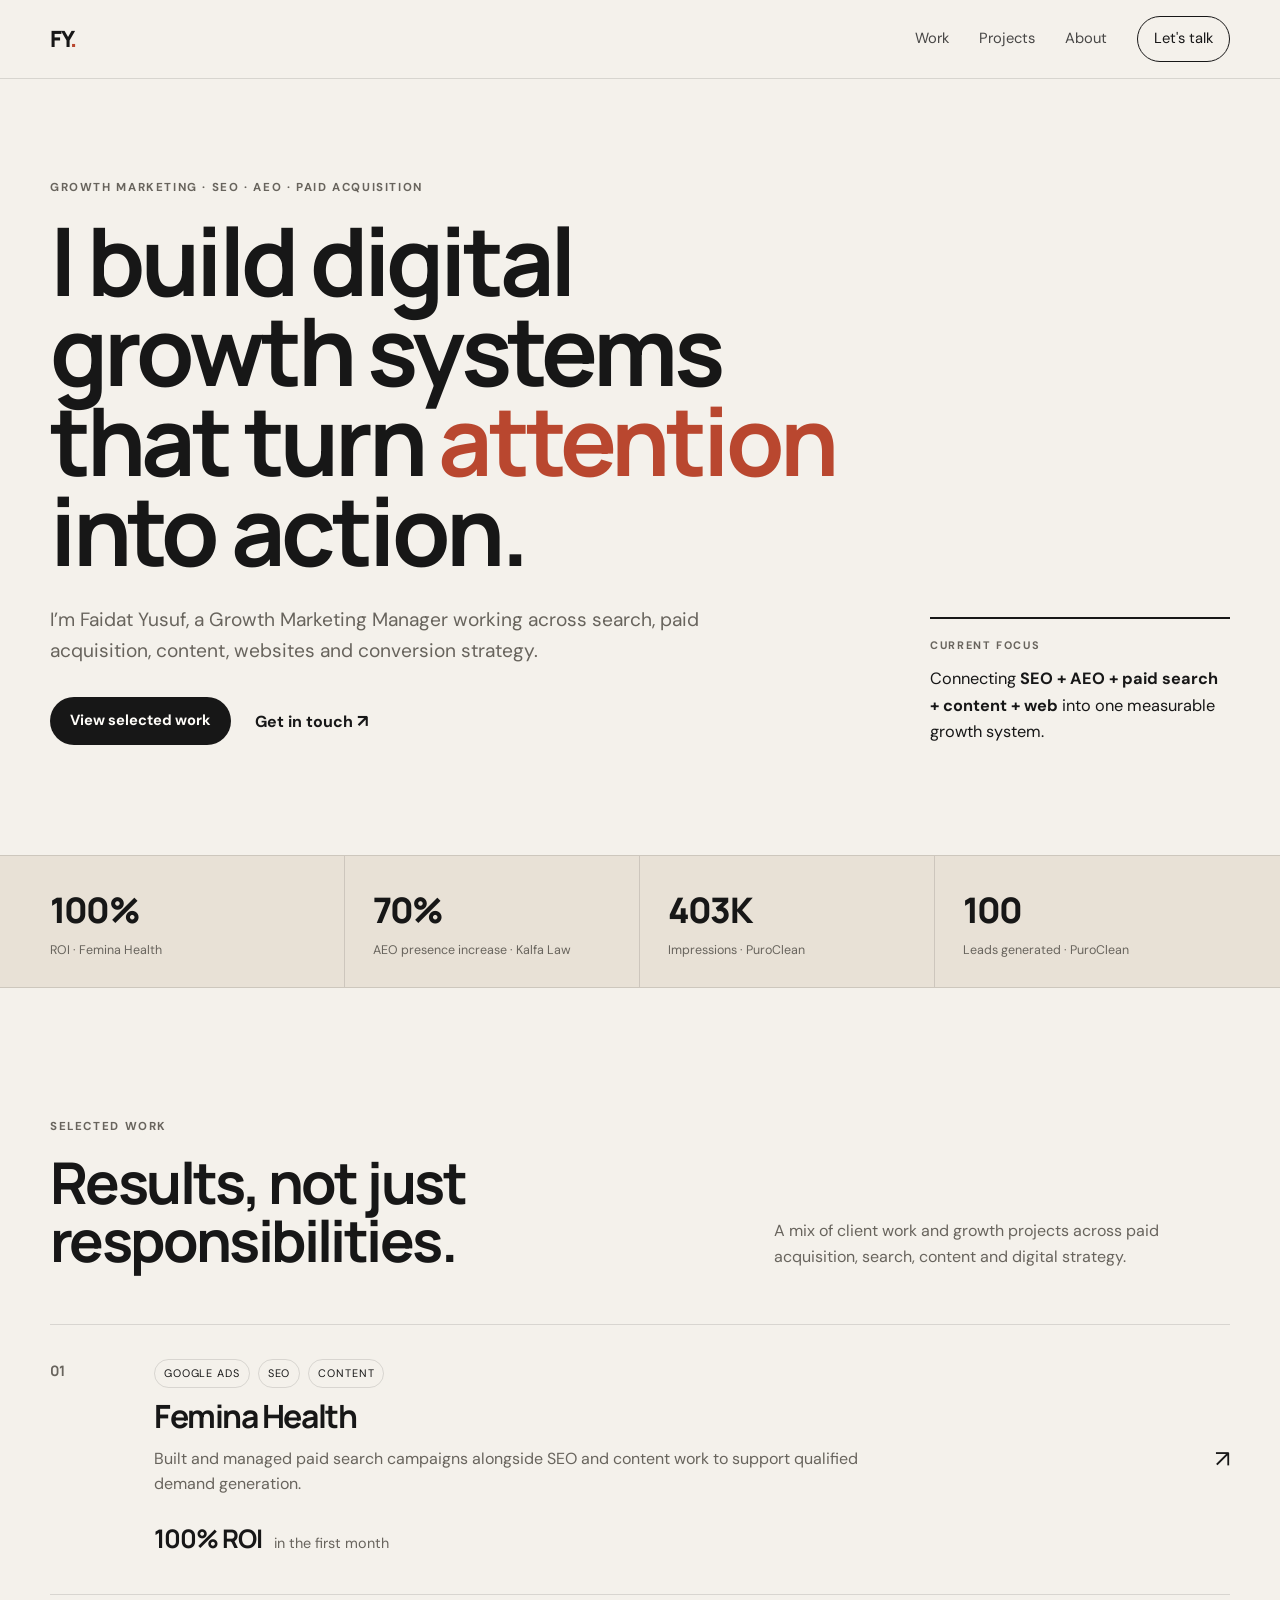
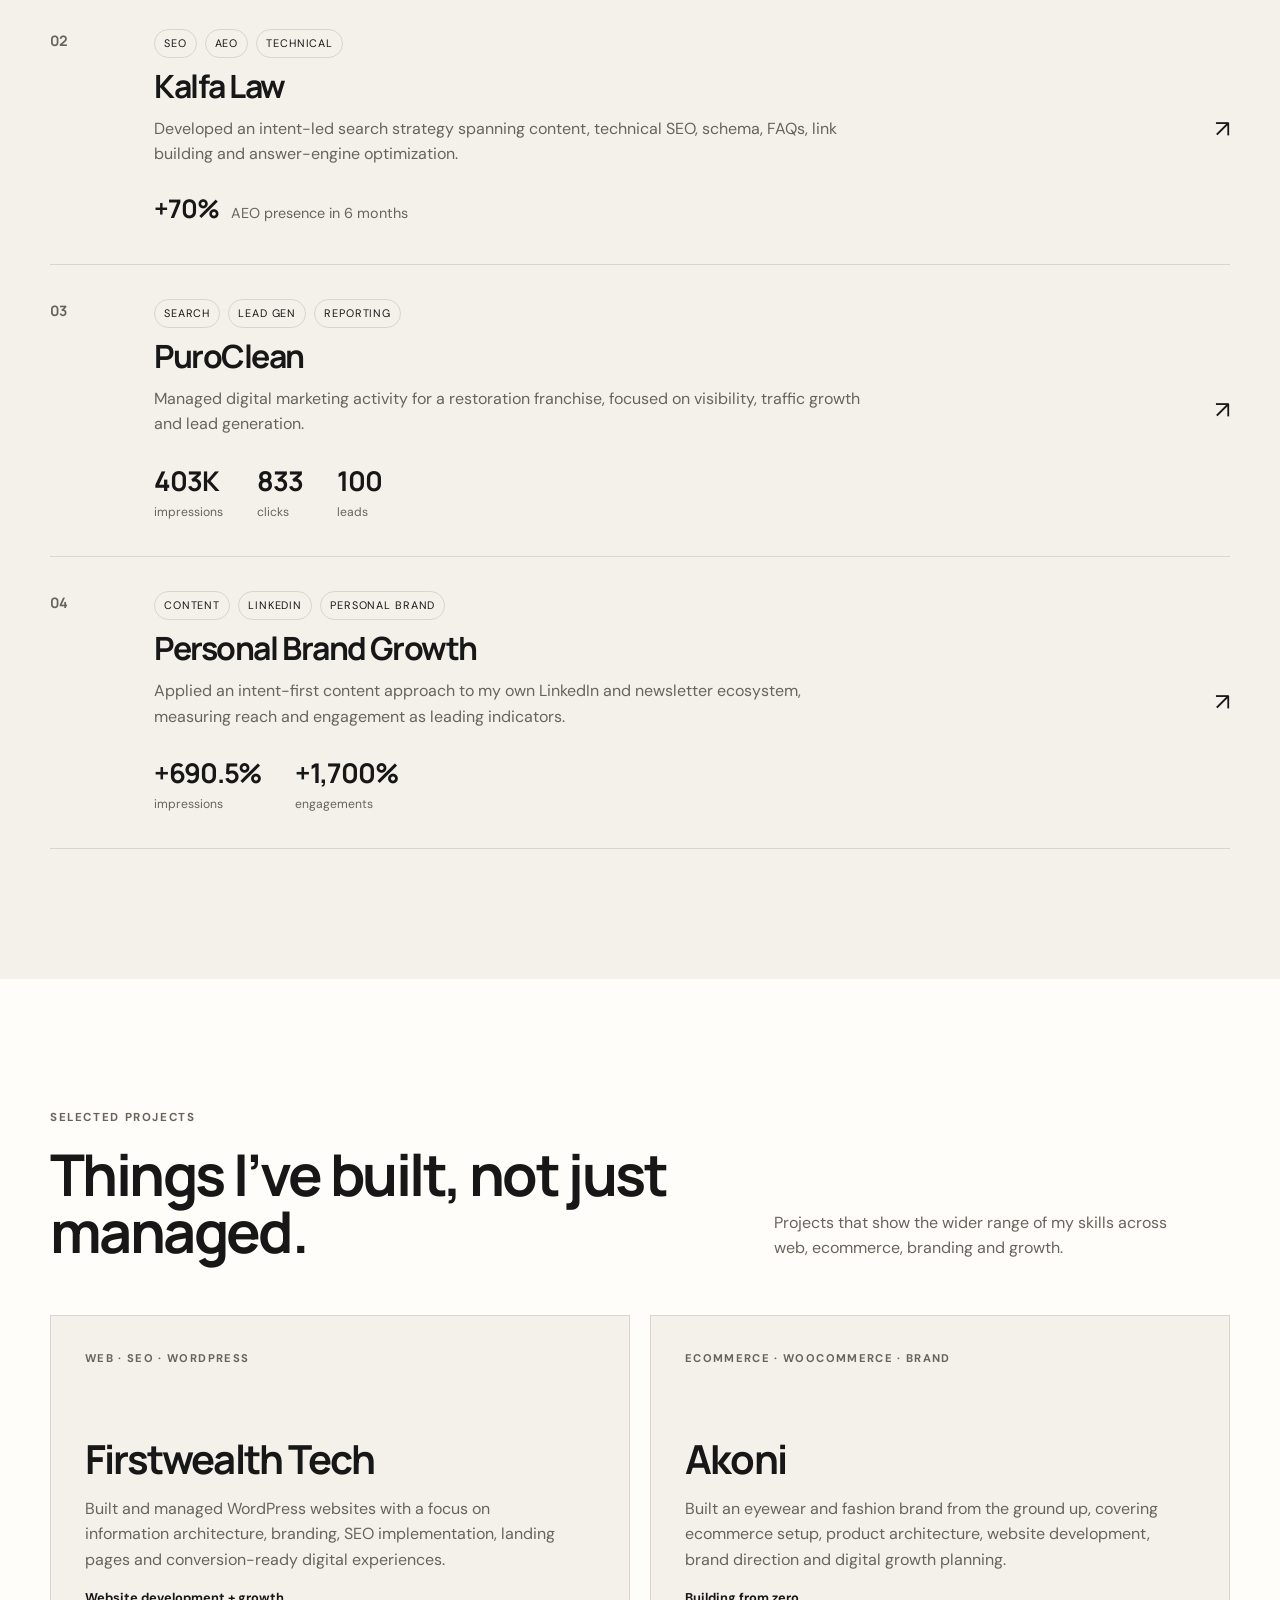
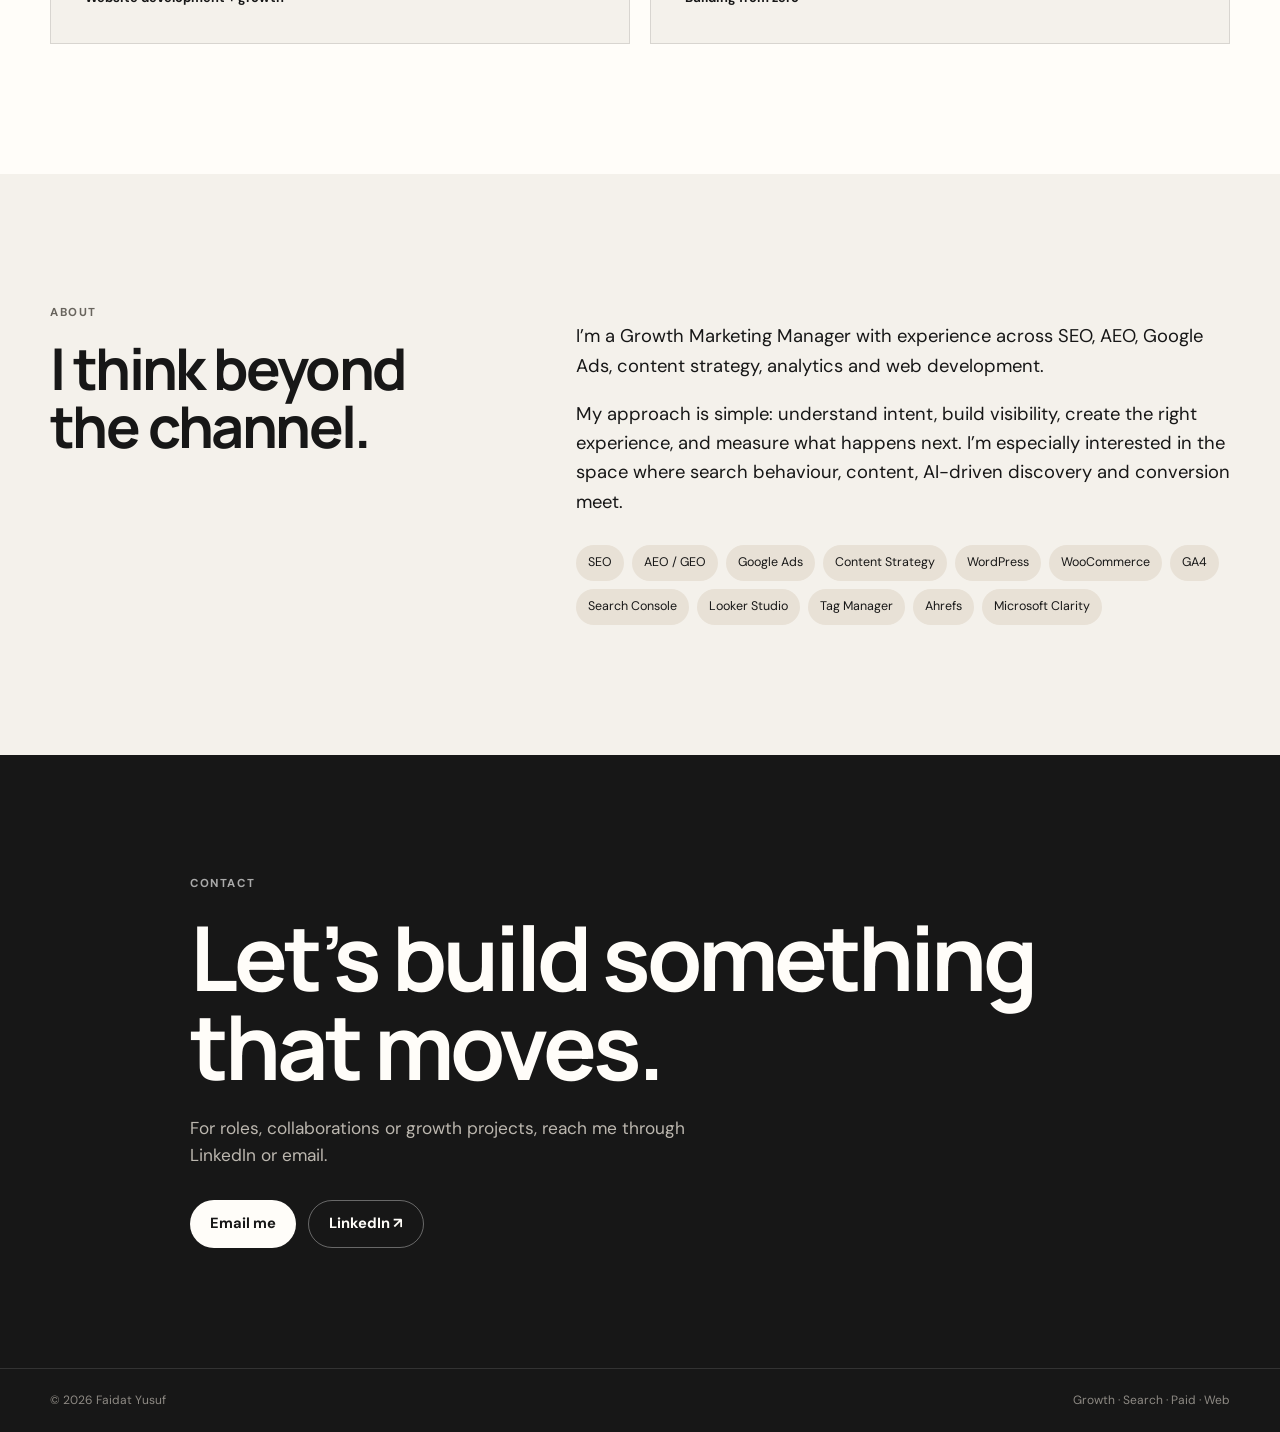
<file: index.html>
<!doctype html>
<html lang="en">
<head>
  <meta charset="utf-8">
  <meta name="viewport" content="width=device-width, initial-scale=1">
  <title>Faidat Yusuf — Growth Marketing Manager</title>
  <meta name="description" content="Faidat Yusuf is a Growth Marketing Manager focused on SEO, AEO, paid acquisition, content strategy and digital growth.">
  <meta name="author" content="Faidat Yusuf">
  <meta property="og:title" content="Faidat Yusuf — Growth Marketing Manager">
  <meta property="og:description" content="SEO, AEO, paid acquisition, content and digital growth.">
  <meta property="og:type" content="website">
  <meta name="theme-color" content="#f4f1eb">
  <link rel="preconnect" href="https://fonts.googleapis.com">
  <link rel="preconnect" href="https://fonts.gstatic.com" crossorigin>
  <link href="https://fonts.googleapis.com/css2?family=DM+Sans:wght@400;500;600;700&family=Manrope:wght@500;600;700;800&display=swap" rel="stylesheet">
  <link rel="stylesheet" href="style.css">
</head>
<body>
  <header class="nav-wrap">
    <nav class="nav container" aria-label="Primary">
      <a class="brand" href="#top">FY<span>.</span></a>
      <div class="nav-links">
        <a href="#work">Work</a>
        <a href="#projects">Projects</a>
        <a href="#about">About</a>
        <a href="#contact" class="nav-cta">Let's talk</a>
      </div>
    </nav>
  </header>

  <main id="top">
    <section class="hero container">
      <div class="hero-copy">
        <p class="eyebrow">Growth Marketing · SEO · AEO · Paid Acquisition</p>
        <h1>I build digital growth systems that turn <em>attention</em> into action.</h1>
        <p class="hero-text">I’m Faidat Yusuf, a Growth Marketing Manager working across search, paid acquisition, content, websites and conversion strategy.</p>
        <div class="hero-actions">
          <a class="button button-dark" href="#work">View selected work</a>
          <a class="text-link" href="#contact">Get in touch <span>↗</span></a>
        </div>
      </div>
      <aside class="hero-note">
        <div class="note-label">CURRENT FOCUS</div>
        <p>Connecting <strong>SEO + AEO + paid search + content + web</strong> into one measurable growth system.</p>
      </aside>
    </section>

    <section class="proof-band">
      <div class="container proof-grid">
        <div><span>100%</span><small>ROI · Femina Health</small></div>
        <div><span>70%</span><small>AEO presence increase · Kalfa Law</small></div>
        <div><span>403K</span><small>Impressions · PuroClean</small></div>
        <div><span>100</span><small>Leads generated · PuroClean</small></div>
      </div>
    </section>

    <section id="work" class="section container">
      <div class="section-head">
        <div>
          <p class="eyebrow">Selected work</p>
          <h2>Results, not just responsibilities.</h2>
        </div>
        <p class="section-intro">A mix of client work and growth projects across paid acquisition, search, content and digital strategy.</p>
      </div>

      <div class="work-list">
        <article class="work-card featured">
          <div class="work-index">01</div>
          <div class="work-main">
            <div class="tag-row"><span>Google Ads</span><span>SEO</span><span>Content</span></div>
            <h3>Femina Health</h3>
            <p class="work-summary">Built and managed paid search campaigns alongside SEO and content work to support qualified demand generation.</p>
            <div class="result-callout"><strong>100% ROI</strong><span>in the first month</span></div>
          </div>
          <a class="arrow-link" href="femina-health.html" aria-label="Read Femina Health case study">↗</a>
        </article>

        <article class="work-card">
          <div class="work-index">02</div>
          <div class="work-main">
            <div class="tag-row"><span>SEO</span><span>AEO</span><span>Technical</span></div>
            <h3>Kalfa Law</h3>
            <p class="work-summary">Developed an intent-led search strategy spanning content, technical SEO, schema, FAQs, link building and answer-engine optimization.</p>
            <div class="result-callout"><strong>+70%</strong><span>AEO presence in 6 months</span></div>
          </div>
          <a class="arrow-link" href="#contact" aria-label="Ask about Kalfa Law case study">↗</a>
        </article>

        <article class="work-card">
          <div class="work-index">03</div>
          <div class="work-main">
            <div class="tag-row"><span>Search</span><span>Lead Gen</span><span>Reporting</span></div>
            <h3>PuroClean</h3>
            <p class="work-summary">Managed digital marketing activity for a restoration franchise, focused on visibility, traffic growth and lead generation.</p>
            <div class="metric-row">
              <div><strong>403K</strong><span>impressions</span></div>
              <div><strong>833</strong><span>clicks</span></div>
              <div><strong>100</strong><span>leads</span></div>
            </div>
          </div>
          <a class="arrow-link" href="#contact" aria-label="Ask about PuroClean case study">↗</a>
        </article>

        <article class="work-card">
          <div class="work-index">04</div>
          <div class="work-main">
            <div class="tag-row"><span>Content</span><span>LinkedIn</span><span>Personal Brand</span></div>
            <h3>Personal Brand Growth</h3>
            <p class="work-summary">Applied an intent-first content approach to my own LinkedIn and newsletter ecosystem, measuring reach and engagement as leading indicators.</p>
            <div class="metric-row">
              <div><strong>+690.5%</strong><span>impressions</span></div>
              <div><strong>+1,700%</strong><span>engagements</span></div>
            </div>
          </div>
          <a class="arrow-link" href="#contact" aria-label="Ask about personal brand growth case study">↗</a>
        </article>
      </div>
    </section>

    <section id="projects" class="section section-alt">
      <div class="container">
        <div class="section-head">
          <div>
            <p class="eyebrow">Selected projects</p>
            <h2>Things I’ve built, not just managed.</h2>
          </div>
          <p class="section-intro">Projects that show the wider range of my skills across web, ecommerce, branding and growth.</p>
        </div>

        <div class="project-grid">
          <article class="project-card">
            <span class="project-type">Web · SEO · WordPress</span>
            <h3>Firstwealth Tech</h3>
            <p>Built and managed WordPress websites with a focus on information architecture, branding, SEO implementation, landing pages and conversion-ready digital experiences.</p>
            <span class="project-foot">Website development + growth</span>
          </article>
          <article class="project-card">
            <span class="project-type">Ecommerce · WooCommerce · Brand</span>
            <h3>Akoni</h3>
            <p>Built an eyewear and fashion brand from the ground up, covering ecommerce setup, product architecture, website development, brand direction and digital growth planning.</p>
            <span class="project-foot">Building from zero</span>
          </article>
        </div>
      </div>
    </section>

    <section id="about" class="section container about-grid">
      <div>
        <p class="eyebrow">About</p>
        <h2>I think beyond the channel.</h2>
      </div>
      <div class="about-copy">
        <p>I’m a Growth Marketing Manager with experience across SEO, AEO, Google Ads, content strategy, analytics and web development.</p>
        <p>My approach is simple: understand intent, build visibility, create the right experience, and measure what happens next. I’m especially interested in the space where search behaviour, content, AI-driven discovery and conversion meet.</p>
        <div class="capabilities">
          <span>SEO</span><span>AEO / GEO</span><span>Google Ads</span><span>Content Strategy</span><span>WordPress</span><span>WooCommerce</span><span>GA4</span><span>Search Console</span><span>Looker Studio</span><span>Tag Manager</span><span>Ahrefs</span><span>Microsoft Clarity</span>
        </div>
      </div>
    </section>

    <section id="contact" class="contact-section">
      <div class="container contact-inner">
        <p class="eyebrow">Contact</p>
        <h2>Let’s build something that moves.</h2>
        <p>For roles, collaborations or growth projects, reach me through LinkedIn or email.</p>
        <div class="contact-actions">
          <a class="button button-light" href="mailto:faidatyusuf@gmail.com">Email me</a>
          <a class="button button-outline" href="https://www.linkedin.com/in/faidatyusuf/" target="_blank" rel="noreferrer">LinkedIn ↗</a>
        </div>
      </div>
    </section>
  </main>

  <footer class="footer">
    <div class="container footer-inner">
      <span>© 2026 Faidat Yusuf</span>
      <span>Growth · Search · Paid · Web</span>
    </div>
  </footer>

  <script src="script.js"></script>
</body>
</html>
</file>
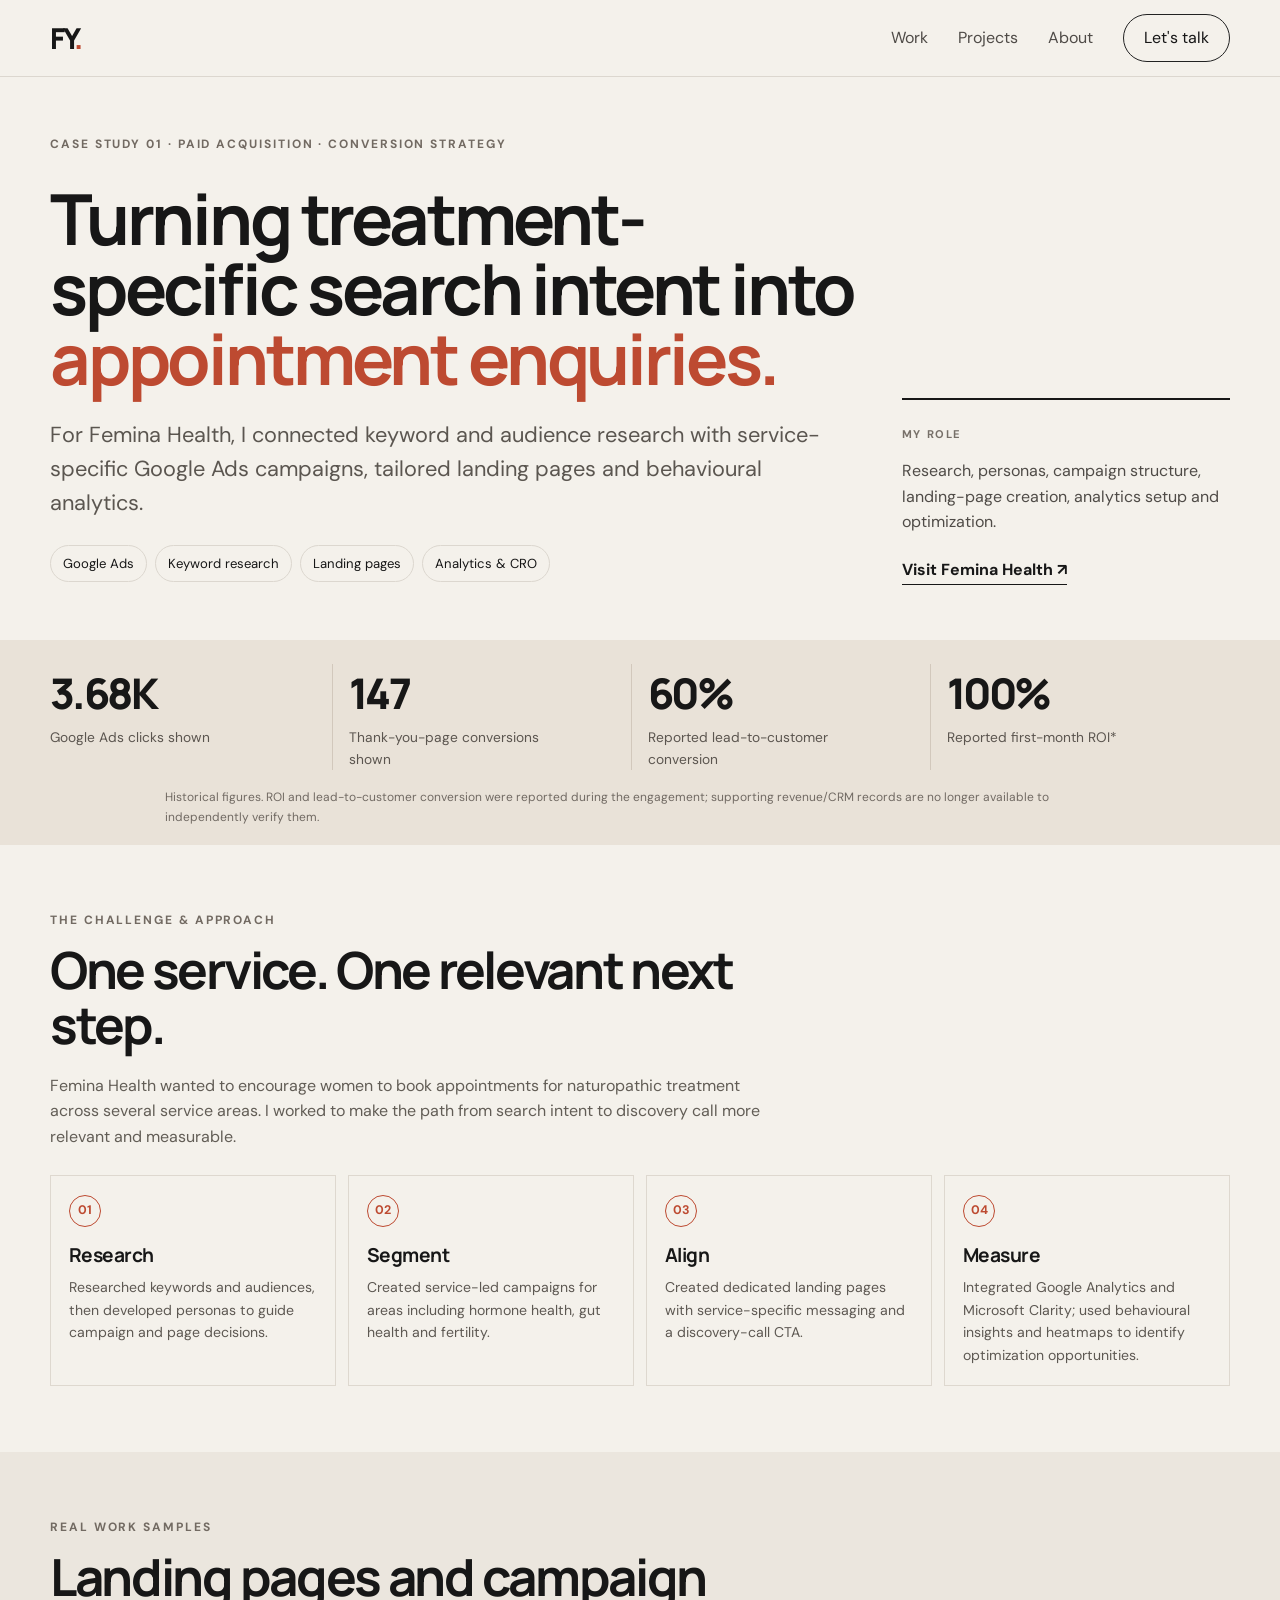
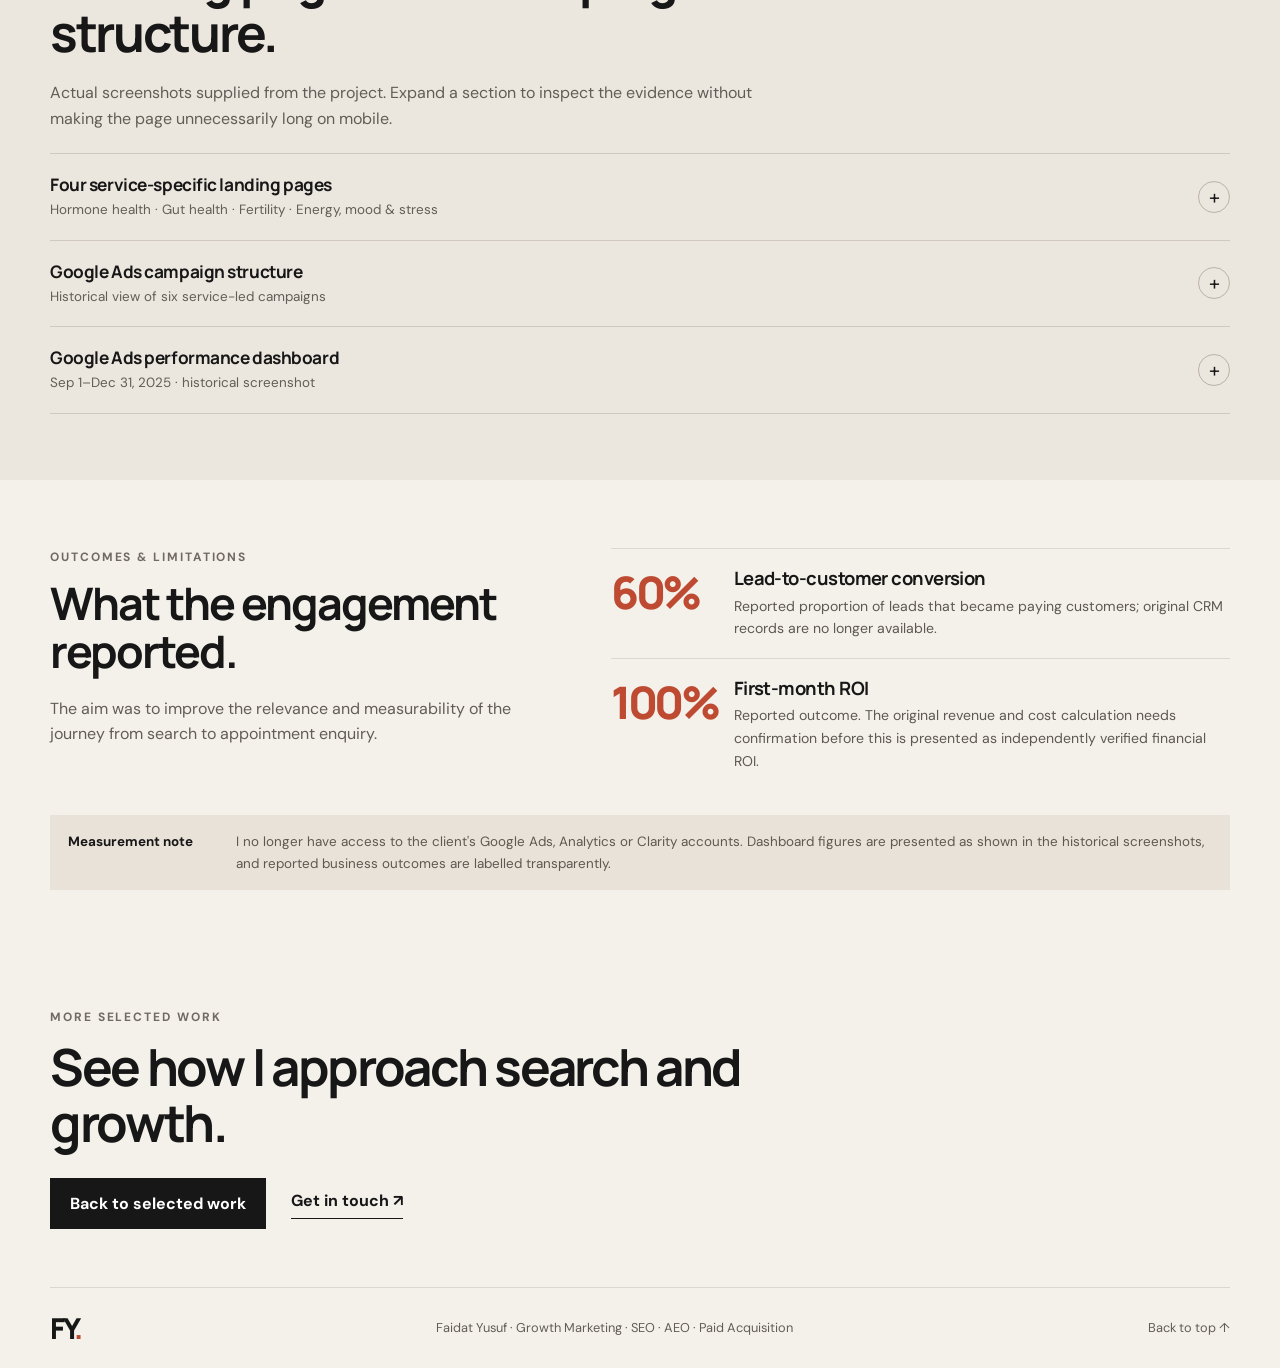
<file: femina-health.html>
<!doctype html>
<html lang="en">
<head>
  <meta charset="utf-8">
  <meta name="viewport" content="width=device-width, initial-scale=1">
  <title>Femina Health Case Study — Faidat Yusuf</title>
  <meta name="description" content="How Faidat Yusuf approached Google Ads, service-specific landing pages and behavioural analytics for Femina Health.">
  <meta name="author" content="Faidat Yusuf">
  <meta name="theme-color" content="#f4f1eb">
  <link rel="preconnect" href="https://fonts.googleapis.com">
  <link rel="preconnect" href="https://fonts.gstatic.com" crossorigin>
  <link href="https://fonts.googleapis.com/css2?family=DM+Sans:wght@400;500;600;700&family=Manrope:wght@500;600;700;800&display=swap" rel="stylesheet">
  <link rel="stylesheet" href="femina-case-study.css">
</head>
<body>
<header class="nav-wrap"><nav class="nav container" aria-label="Primary navigation"><a class="brand" href="index.html">FY<span>.</span></a><div class="nav-links"><a href="index.html#work">Work</a><a href="index.html#projects">Projects</a><a href="index.html#about">About</a><a class="nav-cta" href="index.html#contact">Let's talk</a></div></nav></header>
<main>
  <section class="hero container">
    <p class="eyebrow">CASE STUDY 01 · PAID ACQUISITION · CONVERSION STRATEGY</p>
    <div class="hero-grid">
      <div>
        <h1>Turning treatment-specific search intent into <em>appointment enquiries.</em></h1>
        <p class="lede">For Femina Health, I connected keyword and audience research with service-specific Google Ads campaigns, tailored landing pages and behavioural analytics.</p>
        <div class="chips"><span>Google Ads</span><span>Keyword research</span><span>Landing pages</span><span>Analytics & CRO</span></div>
      </div>
      <aside class="hero-aside"><span class="aside-label">MY ROLE</span><p>Research, personas, campaign structure, landing-page creation, analytics setup and optimization.</p><a class="text-link" href="https://feminahealth.ca/" target="_blank" rel="noreferrer">Visit Femina Health ↗</a></aside>
    </div>
  </section>

  <section class="results-band" aria-label="Project metrics"><div class="container results-grid">
    <div><span class="result-number">3.68K</span><span class="result-label">Google Ads clicks shown</span></div>
    <div><span class="result-number">147</span><span class="result-label">Thank-you-page conversions shown</span></div>
    <div><span class="result-number">60%</span><span class="result-label">Reported lead-to-customer conversion</span></div>
    <div><span class="result-number">100%</span><span class="result-label">Reported first-month ROI*</span></div>
  </div><div class="container results-note">Historical figures. ROI and lead-to-customer conversion were reported during the engagement; supporting revenue/CRM records are no longer available to independently verify them.</div></section>

  <section class="section container strategy-section">
    <div class="section-heading"><p class="eyebrow">THE CHALLENGE & APPROACH</p><h2>One service. One relevant next step.</h2><p class="section-intro">Femina Health wanted to encourage women to book appointments for naturopathic treatment across several service areas. I worked to make the path from search intent to discovery call more relevant and measurable.</p></div>
    <div class="process-grid compact-process">
      <article><span class="step">01</span><h3>Research</h3><p>Researched keywords and audiences, then developed personas to guide campaign and page decisions.</p></article>
      <article><span class="step">02</span><h3>Segment</h3><p>Created service-led campaigns for areas including hormone health, gut health and fertility.</p></article>
      <article><span class="step">03</span><h3>Align</h3><p>Created dedicated landing pages with service-specific messaging and a discovery-call CTA.</p></article>
      <article><span class="step">04</span><h3>Measure</h3><p>Integrated Google Analytics and Microsoft Clarity; used behavioural insights and heatmaps to identify optimization opportunities.</p></article>
    </div>
  </section>

  <section class="section evidence-section">
    <div class="container">
      <div class="section-heading evidence-heading"><p class="eyebrow">REAL WORK SAMPLES</p><h2>Landing pages and campaign structure.</h2><p class="section-intro">Actual screenshots supplied from the project. Expand a section to inspect the evidence without making the page unnecessarily long on mobile.</p></div>
      <details class="evidence-toggle">
        <summary><span><strong>Four service-specific landing pages</strong><small>Hormone health · Gut health · Fertility · Energy, mood & stress</small></span><span class="toggle-icon" aria-hidden="true">+</span></summary>
        <div class="page-gallery">
          <article class="page-card"><a href="assets/landing-hormone.jpg" target="_blank" rel="noreferrer"><img src="assets/landing-hormone.jpg" alt="Actual screenshot of Femina Health hormone health and balance landing page" loading="lazy"></a><div class="page-caption"><div><span class="page-index">PAGE 01</span><h3>Hormone health & balance</h3></div><a href="https://feminahealth.ca/hormone-health-balance/" target="_blank" rel="noreferrer">Live page ↗</a></div></article>
          <article class="page-card"><a href="assets/landing-gut.jpg" target="_blank" rel="noreferrer"><img src="assets/landing-gut.jpg" alt="Actual screenshot of Femina Health gut health and digestive care landing page" loading="lazy"></a><div class="page-caption"><div><span class="page-index">PAGE 02</span><h3>Gut health & digestive care</h3></div><a href="https://feminahealth.ca/gut-health-digestive-care/" target="_blank" rel="noreferrer">Live page ↗</a></div></article>
          <article class="page-card"><a href="assets/landing-fertility.jpg" target="_blank" rel="noreferrer"><img src="assets/landing-fertility.jpg" alt="Actual screenshot supplied for Femina Health fertility support page" loading="lazy"></a><div class="page-caption"><div><span class="page-index">PAGE 03</span><h3>Fertility support</h3><p class="caveat">The supplied screenshot shows a gut-health hero heading with fertility copy; verify the live page before treating this as the final page state.</p></div><a href="https://feminahealth.ca/fertility-support-reproductive-health/" target="_blank" rel="noreferrer">Live page ↗</a></div></article>
          <article class="page-card"><a href="assets/landing-energy-mood.jpg" target="_blank" rel="noreferrer"><img src="assets/landing-energy-mood.jpg" alt="Actual screenshot of Femina Health energy mood and stress support landing page" loading="lazy"></a><div class="page-caption"><div><span class="page-index">PAGE 04</span><h3>Energy, mood & stress support</h3></div><a href="https://feminahealth.ca/energy-mood-stress-support/" target="_blank" rel="noreferrer">Live page ↗</a></div></article>
        </div>
      </details>
      <details class="evidence-toggle">
        <summary><span><strong>Google Ads campaign structure</strong><small>Historical view of six service-led campaigns</small></span><span class="toggle-icon" aria-hidden="true">+</span></summary>
        <div class="single-evidence"><a href="assets/google-ads-campaign-structure-redacted.jpg" target="_blank" rel="noreferrer"><img src="assets/google-ads-campaign-structure-redacted.jpg" alt="Historical Google Ads campaign list with status indicators obscured" loading="lazy"></a><p>Historical campaign structure from a previous client engagement. Status indicators are obscured; this image does not represent current campaign status.</p></div>
      </details>
      <details class="evidence-toggle">
        <summary><span><strong>Google Ads performance dashboard</strong><small>Sep 1–Dec 31, 2025 · historical screenshot</small></span><span class="toggle-icon" aria-hidden="true">+</span></summary>
        <div class="single-evidence"><a href="assets/google-ads-dashboard.png" target="_blank" rel="noreferrer"><img src="assets/google-ads-dashboard.png" alt="Actual historical Google Ads overview screenshot showing clicks, thank-you-page conversions, cost per conversion and cost" loading="lazy"></a><p>The screenshot shows 3.68K clicks, 147 thank-you-page conversions, $7.58K cost and $29.94 cost per conversion. Cost divided by conversions does not match the displayed cost-per-conversion figure, so the efficiency metric should be verified against an export before being treated as definitive.</p></div>
      </details>
    </div>
  </section>

  <section class="section outcomes-section"><div class="container outcomes-layout"><div><p class="eyebrow">OUTCOMES & LIMITATIONS</p><h2>What the engagement reported.</h2><p class="section-intro">The aim was to improve the relevance and measurability of the journey from search to appointment enquiry.</p></div><div class="outcome-list"><article><span class="outcome-value">60%</span><div><h3>Lead-to-customer conversion</h3><p>Reported proportion of leads that became paying customers; original CRM records are no longer available.</p></div></article><article><span class="outcome-value">100%</span><div><h3>First-month ROI</h3><p>Reported outcome. The original revenue and cost calculation needs confirmation before this is presented as independently verified financial ROI.</p></div></article></div></div>
    <div class="container final-note"><strong>Measurement note</strong><p>I no longer have access to the client's Google Ads, Analytics or Clarity accounts. Dashboard figures are presented as shown in the historical screenshots, and reported business outcomes are labelled transparently.</p></div>
  </section>

  <section class="closing container"><p class="eyebrow">MORE SELECTED WORK</p><h2>See how I approach search and growth.</h2><div class="closing-actions"><a class="button button-dark" href="index.html#work">Back to selected work</a><a class="text-link" href="index.html#contact">Get in touch ↗</a></div></section>
</main>
<footer class="footer container"><a class="brand" href="index.html">FY<span>.</span></a><p>Faidat Yusuf · Growth Marketing · SEO · AEO · Paid Acquisition</p><a href="#top">Back to top ↑</a></footer>
</body>
</html>
</file>
<file: style.css>
:root{
  --ink:#171717;--muted:#68645d;--paper:#f4f1eb;--warm:#e8e1d6;--white:#fffdf9;
  --line:rgba(23,23,23,.13);--accent:#b9472f;--max:1180px
}
*{box-sizing:border-box}
html{scroll-behavior:smooth}
body{margin:0;background:var(--paper);color:var(--ink);font-family:"DM Sans",system-ui,sans-serif;line-height:1.6}
a{color:inherit;text-decoration:none}.container{width:min(var(--max),calc(100% - 48px));margin:0 auto}
.nav-wrap{position:sticky;top:0;z-index:20;background:rgba(244,241,235,.88);backdrop-filter:blur(16px);border-bottom:1px solid var(--line)}
.nav{height:78px;display:flex;align-items:center;justify-content:space-between}.brand{font-family:"Manrope",sans-serif;font-size:1.4rem;font-weight:800;letter-spacing:-.06em}.brand span{color:var(--accent)}
.nav-links{display:flex;align-items:center;gap:30px;font-size:.92rem}.nav-links a{opacity:.78}.nav-links a:hover{opacity:1}
.nav-cta{border:1px solid var(--ink);padding:10px 16px;border-radius:999px;opacity:1!important}
.hero{min-height:730px;display:grid;grid-template-columns:1fr 300px;gap:64px;align-items:center;padding:100px 0 110px}
.eyebrow{margin:0 0 18px;text-transform:uppercase;letter-spacing:.14em;font-size:.72rem;font-weight:700;color:var(--muted)}
h1,h2,h3{font-family:"Manrope",sans-serif;letter-spacing:-.045em;margin:0}
h1{font-size:clamp(3.7rem,7.4vw,6.8rem);line-height:.95;max-width:900px}h1 em{font-style:normal;color:var(--accent)}
.hero-text{max-width:650px;font-size:1.2rem;color:var(--muted);margin:30px 0}.hero-actions{display:flex;align-items:center;gap:24px}
.button{display:inline-flex;align-items:center;justify-content:center;min-height:48px;padding:0 20px;border-radius:999px;font-weight:700;font-size:.92rem}
.button-dark{background:var(--ink);color:var(--white)}.button-light{background:var(--white);color:var(--ink)}.button-outline{border:1px solid rgba(255,255,255,.35);color:var(--white)}
.text-link{font-weight:700}.text-link span{font-size:1.1rem}
.hero-note{border-top:2px solid var(--ink);padding-top:18px;align-self:end}.note-label{font-size:.68rem;letter-spacing:.15em;font-weight:700;color:var(--muted)}
.hero-note p{margin:12px 0 0;font-size:1.02rem}
.proof-band{border-top:1px solid var(--line);border-bottom:1px solid var(--line);background:var(--warm)}
.proof-grid{display:grid;grid-template-columns:repeat(4,1fr)}.proof-grid>div{padding:26px 0;border-right:1px solid var(--line);display:flex;flex-direction:column;gap:3px}
.proof-grid>div:not(:first-child){padding-left:28px}.proof-grid>div:last-child{border-right:0}
.proof-grid span{font-family:"Manrope",sans-serif;font-size:2.2rem;font-weight:800;letter-spacing:-.05em}.proof-grid small{color:var(--muted);font-size:.78rem}
.section{padding:130px 0}.section-alt{background:var(--white)}
.section-head{display:grid;grid-template-columns:1.2fr .8fr;gap:40px;align-items:end;margin-bottom:54px}
h2{font-size:clamp(2.2rem,4.5vw,4.4rem);line-height:1}.section-intro{margin:0;color:var(--muted);max-width:430px}
.work-list{border-top:1px solid var(--line)}.work-card{display:grid;grid-template-columns:80px 1fr 40px;gap:24px;padding:34px 0;border-bottom:1px solid var(--line);transition:transform .2s ease}
.work-card:hover{transform:translateX(7px)}.work-index{font-family:"Manrope",sans-serif;font-size:.9rem;color:var(--muted);font-weight:700}
.tag-row{display:flex;flex-wrap:wrap;gap:8px;margin-bottom:12px}.tag-row span{border:1px solid var(--line);border-radius:999px;padding:5px 9px;font-size:.68rem;text-transform:uppercase;letter-spacing:.08em}
h3{font-size:2rem;line-height:1.05}.work-summary{max-width:720px;color:var(--muted);margin:12px 0 22px}
.result-callout{display:flex;gap:12px;align-items:baseline}.result-callout strong{font-family:"Manrope",sans-serif;font-size:1.6rem;letter-spacing:-.04em}.result-callout span{color:var(--muted);font-size:.9rem}
.metric-row{display:flex;gap:34px}.metric-row div{display:flex;flex-direction:column}.metric-row strong{font-family:"Manrope",sans-serif;font-size:1.7rem;letter-spacing:-.04em}.metric-row span{color:var(--muted);font-size:.76rem}
.arrow-link{font-size:1.5rem;align-self:center;justify-self:end}
.project-grid{display:grid;grid-template-columns:repeat(2,1fr);gap:20px}.project-card{background:var(--paper);padding:34px;min-height:300px;display:flex;flex-direction:column;border:1px solid var(--line)}
.project-type{font-size:.7rem;text-transform:uppercase;letter-spacing:.12em;color:var(--muted);font-weight:700}.project-card h3{font-size:2.5rem;margin-top:70px}
.project-card p{color:var(--muted);max-width:480px}.project-foot{margin-top:auto;font-size:.8rem;font-weight:700}
.about-grid{display:grid;grid-template-columns:.8fr 1.2fr;gap:90px}.about-copy{max-width:700px}.about-copy p{font-size:1.15rem}
.capabilities{display:flex;flex-wrap:wrap;gap:8px;margin-top:28px}.capabilities span{background:var(--warm);padding:8px 12px;border-radius:999px;font-size:.78rem}
.contact-section{background:var(--ink);color:var(--white);padding:120px 0}.contact-inner{max-width:900px}.contact-section .eyebrow{color:#aaa}
.contact-section h2{font-size:clamp(3rem,7vw,6.2rem)}.contact-section p:not(.eyebrow){color:#bcb7af;font-size:1.08rem;max-width:560px;margin:24px 0 30px}
.contact-actions{display:flex;gap:12px;flex-wrap:wrap}.footer{background:var(--ink);color:#8e8a84;border-top:1px solid rgba(255,255,255,.12)}
.footer-inner{padding:22px 0;display:flex;justify-content:space-between;font-size:.75rem}
@media(max-width:850px){.nav-links a:not(.nav-cta){display:none}.hero{min-height:auto;grid-template-columns:1fr;padding:82px 0}
.hero-note{max-width:420px}.proof-grid{grid-template-columns:repeat(2,1fr)}.proof-grid>div{padding:22px 0!important}.proof-grid>div:nth-child(odd){border-right:1px solid var(--line)}
.proof-grid>div:nth-child(even){padding-left:22px!important;border-right:0}.section-head,.about-grid{grid-template-columns:1fr;gap:24px}.work-card{grid-template-columns:46px 1fr 24px;gap:16px}}
@media(max-width:600px){.container{width:min(var(--max),calc(100% - 32px))}.hero{padding:65px 0 80px}h1{font-size:clamp(3.1rem,14vw,4.6rem)}
.hero-text{font-size:1rem}.hero-actions{flex-wrap:wrap}.proof-grid>div{padding:18px 0!important}.proof-grid span{font-size:1.75rem}.proof-grid small{font-size:.68rem}
.section{padding:90px 0}.work-card{grid-template-columns:1fr 22px}.work-index{grid-column:1/-1}h3{font-size:1.7rem}.metric-row{gap:22px;flex-wrap:wrap}
.project-grid{grid-template-columns:1fr}.project-card{min-height:270px}.project-card h3{margin-top:55px}.footer-inner{flex-direction:column;gap:6px}}
</file>
<file: femina-case-study.css>
*{box-sizing:border-box} :root{--paper:#f4f1eb;--ink:#171717;--muted:#65615d;--line:#dcd7cf;--accent:#bd4a31;--wine:#3b0808;--white:#fff}html{scroll-behavior:smooth}body{margin:0;background:var(--paper);color:var(--ink);font-family:"DM Sans",sans-serif;line-height:1.6}a{color:inherit;text-decoration:none}img{display:block;width:100%;height:auto}h1,h2,h3,p{margin-top:0}h1,h2,h3{font-family:Manrope,sans-serif;line-height:1.08;letter-spacing:-.045em}h1{font-size:clamp(3rem,7vw,6.6rem);max-width:1050px;margin:24px 0 25px}h1 em{color:var(--accent);font-style:normal}h2{font-size:clamp(2.2rem,4vw,4rem);margin-bottom:20px}h3{font-size:1.35rem;margin-bottom:10px;letter-spacing:-.03em}.container{width:min(1180px,calc(100% - 48px));margin-inline:auto}.nav-wrap{border-bottom:1px solid var(--line);position:sticky;top:0;background:rgba(244,241,235,.94);backdrop-filter:blur(12px);z-index:10}.nav{height:76px;display:flex;align-items:center;justify-content:space-between}.brand{font:800 1.8rem Manrope,sans-serif;letter-spacing:-.08em}.brand span{color:var(--accent)}.nav-links{display:flex;align-items:center;gap:30px;color:#4f4b47}.nav-cta{border:1px solid #222;border-radius:99px;padding:10px 20px;color:var(--ink)}.hero{padding-top:84px;padding-bottom:86px}.eyebrow{font-size:.75rem;font-weight:700;letter-spacing:.16em;text-transform:uppercase;color:#726a62}.hero-grid{display:grid;grid-template-columns:minmax(0,1.65fr) minmax(230px,.7fr);gap:70px;align-items:end}.lede{font-size:clamp(1.1rem,1.7vw,1.4rem);line-height:1.55;color:#5b5650;max-width:790px}.chips{display:flex;flex-wrap:wrap;gap:8px;margin-top:26px}.chips span{border:1px solid var(--line);border-radius:100px;padding:7px 12px;font-size:.82rem}.hero-aside{border-top:2px solid var(--ink);padding-top:20px}.aside-label,.page-index{font-size:.7rem;font-weight:700;letter-spacing:.14em;color:#777069}.hero-aside p{font-size:1rem;color:#4f4b47;margin:12px 0 22px}.text-link{font-weight:700;border-bottom:1px solid currentColor;padding-bottom:4px}.results-band{background:#e9e2d8;padding:34px 0 24px}.results-grid{display:grid;grid-template-columns:repeat(4,1fr);gap:20px}.results-grid>div{display:flex;flex-direction:column;gap:4px;border-right:1px solid #d2c8bc;padding-right:18px}.results-grid>div:last-child{border:0}.result-number{font:800 clamp(2rem,4vw,3.3rem) Manrope,sans-serif;letter-spacing:-.06em}.result-label{font-size:.86rem;color:#5b554f;max-width:220px}.results-note{font-size:.75rem;color:#716a63;margin-top:18px;max-width:950px}.section{padding-top:100px;padding-bottom:100px}.intro-grid{display:grid;grid-template-columns:.9fr 1.1fr;gap:90px}.intro-grid h2{max-width:480px}.prose{font-size:1.06rem;color:#4d4944}.prose p{margin-bottom:22px}.callout{display:flex;gap:16px;align-items:flex-start;background:#e9e2d8;padding:20px 22px;margin-top:28px;color:#282522}.callout p{margin:0;font-size:.95rem}.callout-mark{font-size:1.35rem;color:var(--accent);font-weight:700}.section-alt{background:#ebe6de}.section-heading{max-width:800px;margin-bottom:42px}.section-intro{font-size:1.1rem;color:#625d56;max-width:690px}.process-grid{display:grid;grid-template-columns:repeat(4,1fr);gap:16px}.process-grid article{background:var(--paper);padding:25px 23px;min-height:235px;border:1px solid #ded8cf}.step{display:inline-flex;align-items:center;justify-content:center;border:1px solid var(--accent);color:var(--accent);width:38px;height:38px;border-radius:50%;font-size:.78rem;font-weight:700;margin-bottom:32px}.process-grid p{font-size:.94rem;color:#5d5852}.page-gallery{display:grid;grid-template-columns:repeat(2,minmax(0,1fr));gap:30px}.page-card{border:1px solid var(--line);background:#faf8f4;min-width:0}.page-card-wide{grid-column:1/-1}.page-card>a:first-child{display:block;background:#ddd}.page-card img{aspect-ratio:1.55;object-fit:cover;object-position:top}.page-card-wide img{aspect-ratio:1.95}.page-caption{padding:22px 24px;display:flex;justify-content:space-between;gap:24px;align-items:flex-start}.page-caption h3{margin:8px 0}.page-caption p{font-size:.9rem;color:#625c55;margin:0;max-width:520px}.page-caption>a{white-space:nowrap;font-size:.82rem;font-weight:700;border-bottom:1px solid var(--accent);padding-bottom:4px;margin-top:24px}.caveat{font-size:.78rem!important;color:#8a392a!important;margin-top:12px!important}.section-dark{background:var(--wine);color:#fff}.section-dark .eyebrow{color:#d8aaa0}.dashboard-grid{display:grid;grid-template-columns:.9fr 1.1fr;gap:65px;align-items:center}.dashboard-grid h2{max-width:540px}.dark-copy{color:#e3d4d1;font-size:1.02rem}.dark-copy.small{font-size:.83rem;color:#c8b5b2}.dashboard-image{position:relative;display:block;border:1px solid rgba(255,255,255,.3);background:#fff}.dashboard-image img{aspect-ratio:1.48;object-fit:cover;object-position:left top}.dashboard-image span{display:block;background:#fff;color:#222;font-size:.82rem;padding:12px 15px}.dashboard-figure{margin:35px 0 28px;border:1px solid var(--line);background:#fff}.dashboard-figure img{aspect-ratio:1.5;object-fit:contain;background:#f4f5f6}.dashboard-figure figcaption{padding:12px 15px;font-size:.78rem;color:#625c55}.outcome-grid{display:grid;grid-template-columns:repeat(3,1fr);gap:18px}.outcome-grid article{border-top:2px solid var(--ink);padding:22px 18px 18px 0}.outcome-value{font:800 clamp(2.4rem,5vw,4.2rem) Manrope,sans-serif;letter-spacing:-.07em;color:var(--accent)}.outcome-grid h3{margin-top:10px}.outcome-grid p{color:#5d5852;font-size:.94rem}.closing-note{margin-top:32px;max-width:850px;color:#5d5852}.closing{padding-top:90px;padding-bottom:90px}.closing h2{max-width:780px}.closing-actions{display:flex;gap:25px;align-items:center;margin-top:28px}.button{display:inline-flex;align-items:center;justify-content:center;padding:13px 20px;font-weight:700}.button-dark{background:var(--ink);color:#fff}.footer{border-top:1px solid var(--line);padding-top:25px;padding-bottom:28px;display:flex;justify-content:space-between;gap:20px;align-items:center}.footer p,.footer>a:last-child{font-size:.8rem;color:#625d56;margin:0}.footer .brand{color:var(--ink)}@media(max-width:800px){.hero-grid,.intro-grid,.dashboard-grid{grid-template-columns:1fr;gap:35px}.hero{padding-top:55px;padding-bottom:60px}.hero-aside{max-width:600px}.results-grid{grid-template-columns:repeat(2,1fr);row-gap:24px}.results-grid>div:nth-child(2){border:0}.process-grid{grid-template-columns:repeat(2,1fr)}.section{padding-top:70px;padding-bottom:70px}.page-caption{flex-direction:column}.page-caption>a{margin-top:0}.dashboard-grid{gap:35px}.outcome-grid{grid-template-columns:1fr}.outcome-grid article{display:grid;grid-template-columns:120px 1fr;column-gap:18px}.outcome-grid article p{grid-column:2}.outcome-grid h3{align-self:center}.footer{flex-wrap:wrap}}@media(max-width:520px){.container{width:calc(100% - 32px)}.nav{height:65px}.nav-links{gap:13px;font-size:.82rem}.nav-cta{padding:8px 11px}.nav-links a:nth-child(2){display:none}h1{font-size:clamp(2.65rem,13vw,4.2rem)}.results-grid{gap:18px}.result-number{font-size:2.3rem}.result-label{font-size:.78rem}.process-grid,.page-gallery{grid-template-columns:1fr}.page-card-wide{grid-column:auto}.page-card img,.page-card-wide img{aspect-ratio:1.25}.page-caption{padding:18px}.outcome-grid article{grid-template-columns:90px 1fr}.outcome-value{font-size:2.5rem}.closing-actions{align-items:flex-start;flex-direction:column}.footer{align-items:flex-start;flex-direction:column}.dashboard-image img{aspect-ratio:1.15}}

/* Compact case-study layout: keep the story scannable, especially on mobile. */
.hero{padding-top:58px;padding-bottom:58px}
.hero-grid{gap:44px;grid-template-columns:minmax(0,1.6fr) minmax(210px,.65fr)}
h1{font-size:clamp(2.8rem,5.5vw,5.3rem);line-height:.99;margin-top:18px}
.results-band{padding:24px 0 18px}
.results-grid{gap:16px}
.result-number{font-size:clamp(1.9rem,3.3vw,2.8rem)}
.section{padding-top:66px;padding-bottom:66px}
.section-heading{margin-bottom:26px}
.section-heading h2{max-width:820px}
.section-intro{font-size:1rem;max-width:740px}
.compact-process{gap:12px}
.compact-process article{padding:19px 18px;min-height:0}
.compact-process .step{margin-bottom:18px;width:32px;height:32px}
.compact-process h3{font-size:1.2rem}
.compact-process p{margin-bottom:0;font-size:.88rem}
.evidence-section{background:#ebe6de}
.evidence-heading{margin-bottom:22px}
.evidence-toggle{border-top:1px solid #d1c9bf}
.evidence-toggle:last-child{border-bottom:1px solid #d1c9bf}
.evidence-toggle summary{cursor:pointer;list-style:none;display:flex;justify-content:space-between;align-items:center;gap:20px;padding:19px 0}
.evidence-toggle summary::-webkit-details-marker{display:none}
.evidence-toggle summary strong,.evidence-toggle summary small{display:block}
.evidence-toggle summary strong{font:700 1.08rem Manrope,sans-serif;letter-spacing:-.025em}
.evidence-toggle summary small{color:#625d56;font-size:.84rem;margin-top:3px}
.toggle-icon{flex:0 0 32px;width:32px;height:32px;border:1px solid #bcb2a7;border-radius:50%;display:grid;place-items:center;font-size:1.25rem;line-height:1;transition:transform .2s}
.evidence-toggle[open] .toggle-icon{transform:rotate(45deg)}
.page-gallery{gap:16px;padding:0 0 24px}
.page-card{background:#f8f5ef}
.page-card img{aspect-ratio:1.7;object-fit:cover;object-position:top}
.page-caption{padding:14px 16px;align-items:center;gap:12px}
.page-caption h3{font-size:1.05rem;margin:6px 0 0}
.page-caption>a{font-size:.78rem;margin-top:0}
.page-caption p{font-size:.78rem}
.page-index{font-size:.62rem}
.caveat{margin-top:7px!important}
.single-evidence{padding:0 0 24px;max-width:1000px}
.single-evidence img{max-height:560px;object-fit:contain;object-position:top;background:#f7f7f7;border:1px solid #d1c9bf}
.single-evidence p{font-size:.82rem;color:#625d56;margin:10px 0 0;max-width:900px}
.outcomes-section{padding-top:68px;padding-bottom:60px}
.outcomes-layout{display:grid;grid-template-columns:.9fr 1.1fr;gap:54px;align-items:start}
.outcomes-layout h2{font-size:clamp(2.1rem,3.5vw,3.4rem)}
.outcome-list article{display:grid;grid-template-columns:105px 1fr;gap:18px;padding:18px 0;border-top:1px solid var(--line)}
.outcome-value{font-size:2.8rem;line-height:1.1}
.outcome-list h3{font-size:1.15rem;margin:2px 0 6px}
.outcome-list p{font-size:.88rem;color:#5d5852;margin:0}
.final-note{margin-top:25px;padding:16px 18px;background:#e9e2d8;display:grid;grid-template-columns:150px 1fr;gap:18px;font-size:.84rem}
.final-note p{margin:0;color:#5d5852}
.closing{padding-top:58px;padding-bottom:58px}
.closing h2{font-size:clamp(2rem,4vw,3.3rem)}
.footer{padding-top:20px;padding-bottom:20px}
@media(max-width:800px){.hero-grid,.outcomes-layout{grid-template-columns:1fr;gap:25px}.hero{padding-top:44px;padding-bottom:44px}.hero-aside{max-width:100%}.section{padding-top:48px;padding-bottom:48px}.compact-process{grid-template-columns:repeat(2,minmax(0,1fr))}.outcomes-layout{gap:18px}.final-note{grid-template-columns:1fr;gap:5px}}
@media(max-width:520px){.container{width:calc(100% - 32px)}.nav{height:62px}.nav-links{gap:12px;font-size:.8rem}.nav-cta{padding:7px 10px}.nav-links a:nth-child(2){display:none}h1{font-size:clamp(2.55rem,12vw,3.6rem);line-height:1.02}.hero{padding-top:38px;padding-bottom:36px}.lede{font-size:1rem}.chips{margin-top:18px}.chips span{font-size:.72rem;padding:6px 9px}.results-grid{grid-template-columns:repeat(2,minmax(0,1fr));gap:17px 14px}.results-grid>div{padding-right:8px}.result-number{font-size:2rem}.result-label{font-size:.73rem}.results-note{font-size:.7rem}.section{padding-top:42px;padding-bottom:42px}.section-heading{margin-bottom:18px}h2{font-size:clamp(1.9rem,9vw,2.7rem)}.compact-process{grid-template-columns:1fr;gap:10px}.compact-process article{padding:15px}.compact-process .step{margin-bottom:10px}.evidence-toggle summary{padding:16px 0}.evidence-toggle summary strong{font-size:.98rem}.evidence-toggle summary small{font-size:.75rem;max-width:260px}.page-gallery{grid-template-columns:1fr;gap:12px}.page-card img{aspect-ratio:1.55}.page-caption{padding:12px;align-items:flex-start}.page-caption h3{font-size:1rem}.page-caption>a{font-size:.74rem;white-space:nowrap}.single-evidence img{max-height:360px}.outcome-list article{grid-template-columns:82px 1fr;gap:12px}.outcome-value{font-size:2.35rem}.outcome-list h3{font-size:1rem}.outcome-list p{font-size:.8rem}.final-note{padding:13px;font-size:.78rem}.closing{padding-top:42px;padding-bottom:42px}.closing-actions{align-items:flex-start;flex-direction:column;gap:15px}.footer{align-items:flex-start;flex-direction:column;gap:8px}}
</file>
